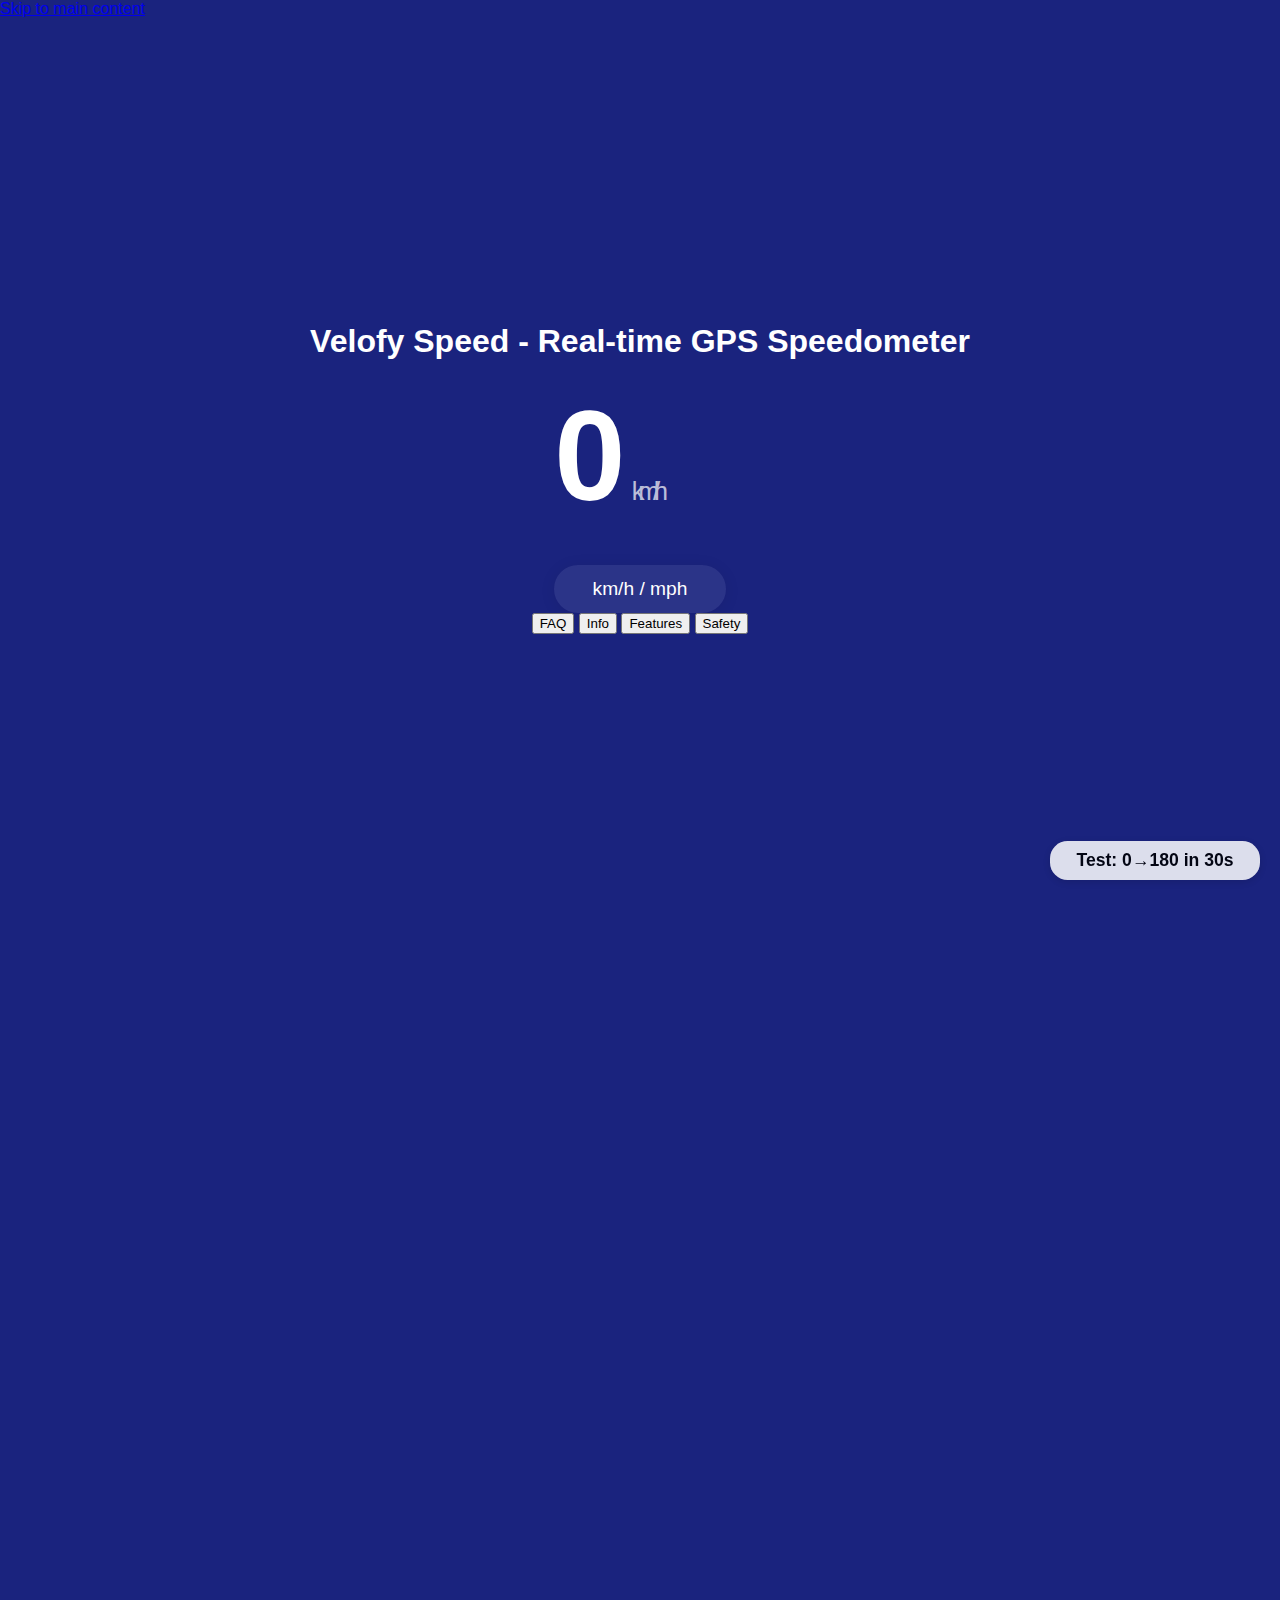
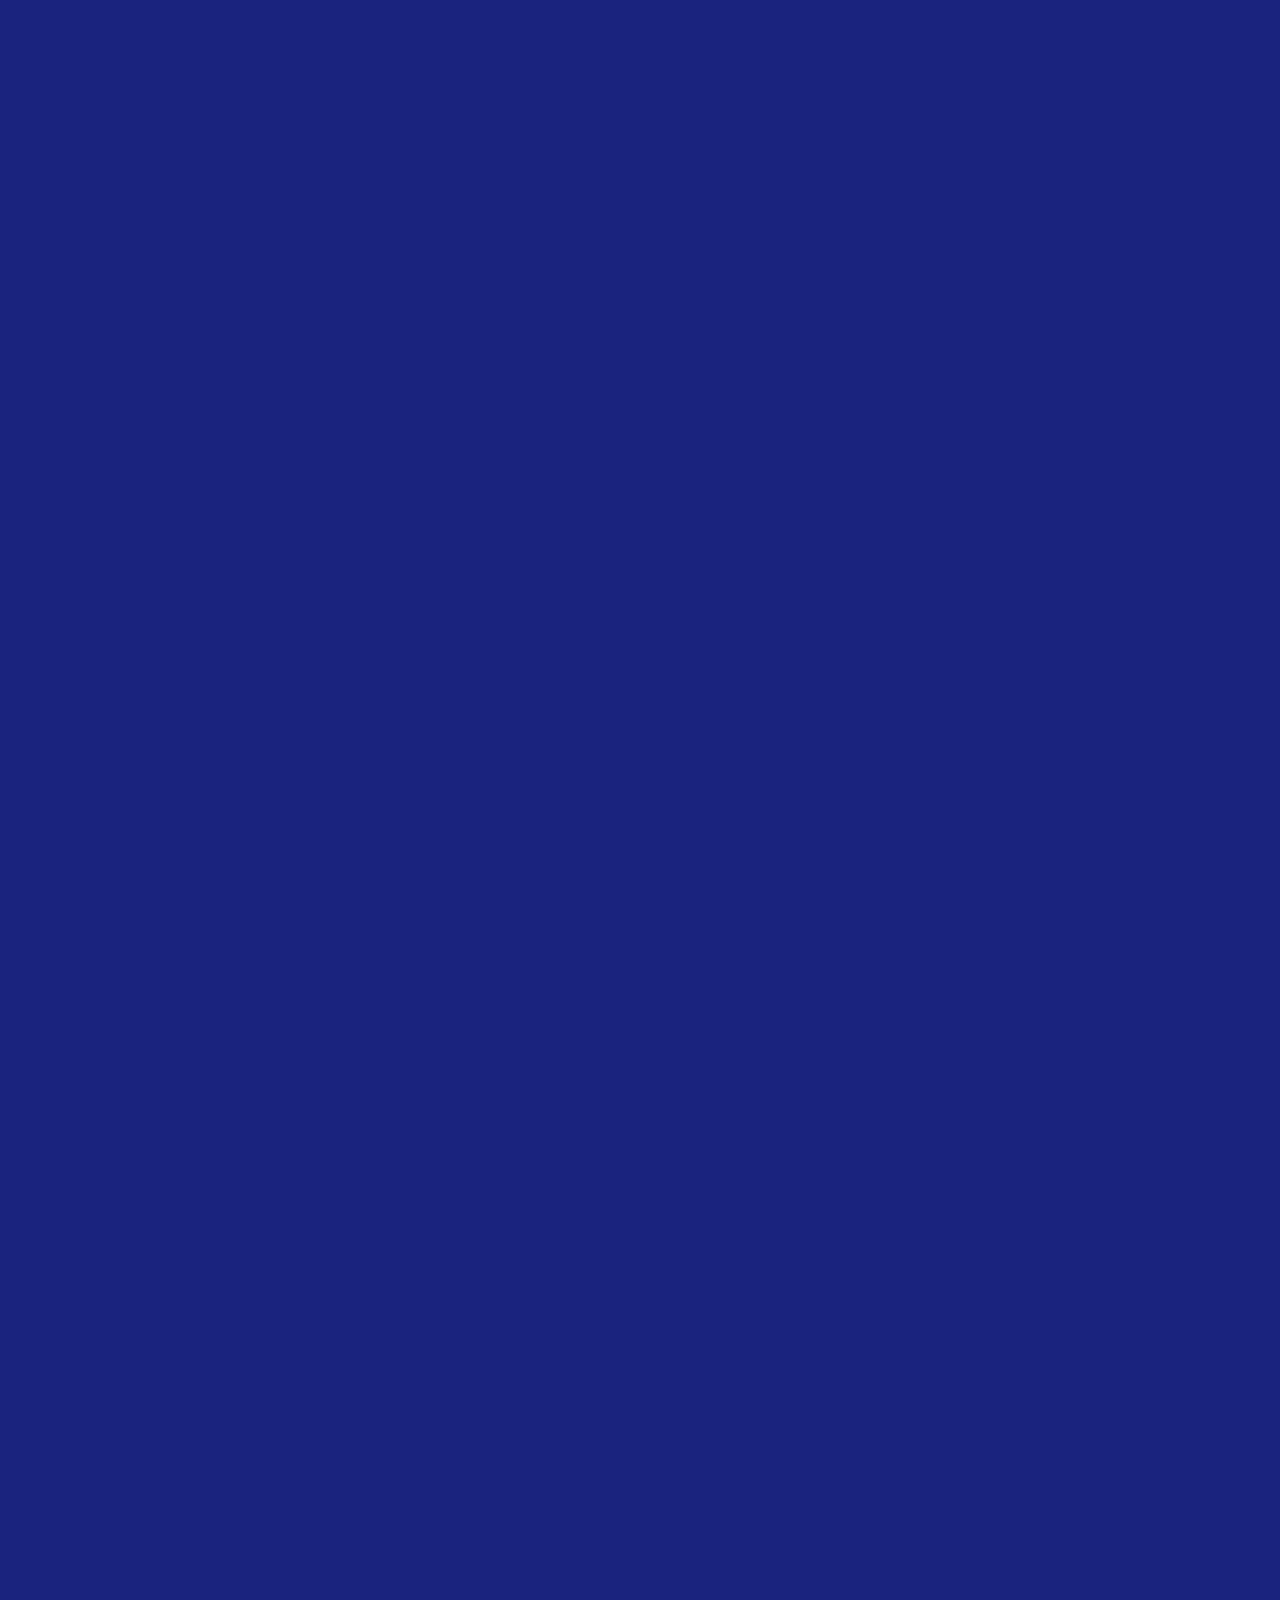
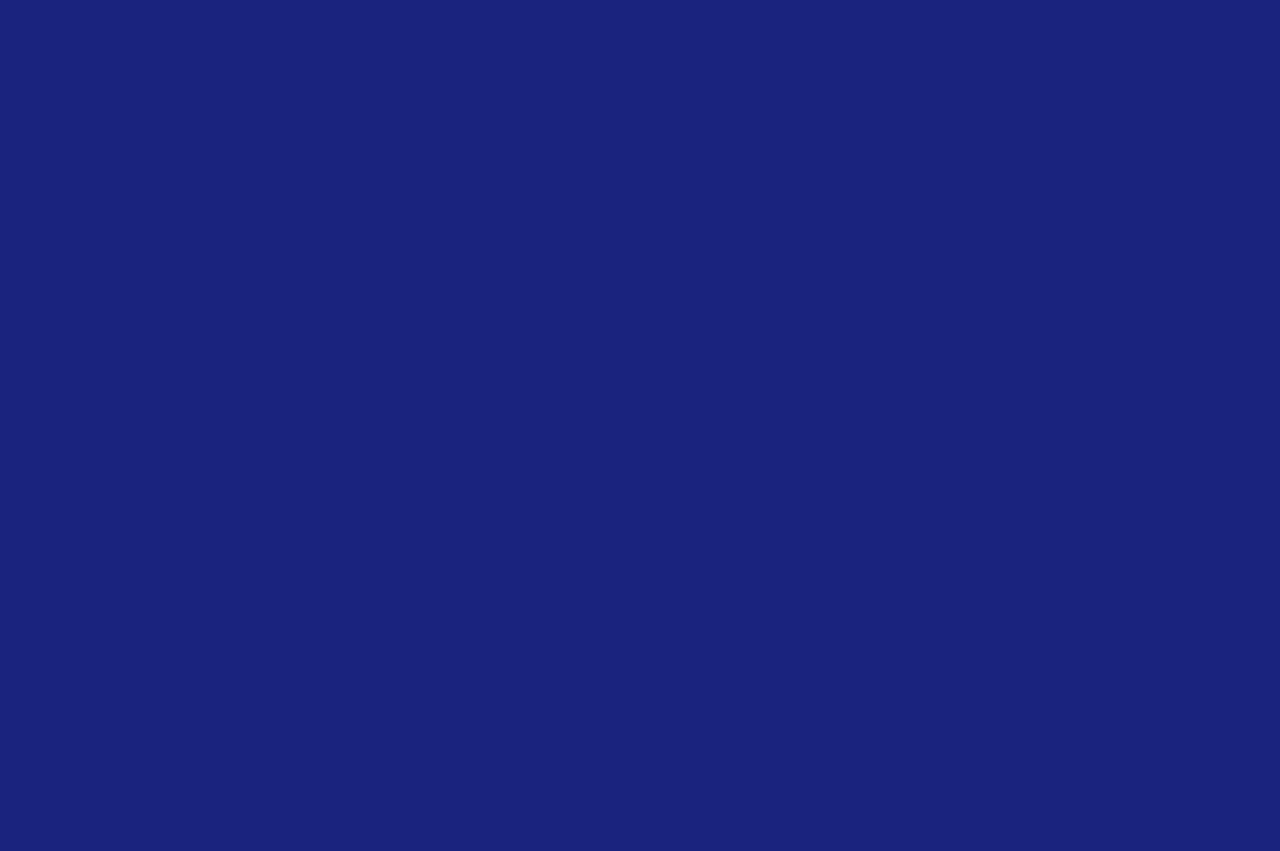
<file: index.html>
<!DOCTYPE html>
<html lang="en">
<head>
  <meta charset="UTF-8">
  <meta name="viewport" content="width=device-width, initial-scale=1.0">
  <meta name="theme-color" content="#2196f3">
  
  <!-- SEO Meta Tags -->
  <title>Velofy Speed - Real-time GPS Speedometer | Accurate Speed Tracking</title>
  <meta name="description" content="Velofy Speed is a real-time GPS speedometer that accurately tracks your speed in km/h or mph. Perfect for cycling, driving, running, and any activity requiring precise speed measurement. Free, offline-capable, and mobile-optimized.">
  <meta name="keywords" content="speedometer, GPS speed tracker, real-time speed, km/h, mph, cycling speedometer, driving speed, speed measurement, velocity tracker, Velofy, free speedometer app, offline speedometer, mobile speedometer, accurate GPS speed, digital speedometer, speed monitor">
  <meta name="author" content="Velofy Speed">
  <meta name="robots" content="index, follow">
  
  <!-- Open Graph / Facebook -->
  <meta property="og:type" content="website">
  <meta property="og:url" content="https://velofy-speed.vercel.app/">
  <meta property="og:title" content="Velofy Speed - Real-time GPS Speedometer">
  <meta property="og:description" content="Accurate real-time speed tracking with GPS. Switch between km/h and mph instantly. Perfect for all your speed measurement needs. Free and works offline!">
  <meta property="og:image" content="https://velofy-speed.vercel.app/icon-512.png">
  <meta property="og:site_name" content="Velofy Speed">
  
  <!-- Twitter -->
  <meta property="twitter:card" content="summary_large_image">
  <meta property="twitter:url" content="https://velofy-speed.vercel.app/">
  <meta property="twitter:title" content="Velofy Speed - Real-time GPS Speedometer">
  <meta property="twitter:description" content="Accurate real-time speed tracking with GPS. Switch between km/h and mph instantly. Free and works offline!">
  <meta property="twitter:image" content="https://velofy-speed.vercel.app/icon-512.png">
  
  <!-- Canonical URL -->
  <link rel="canonical" href="https://velofy-speed.vercel.app/">
  
  <!-- PWA -->
  <link rel="manifest" href="manifest.json">
  <link rel="icon" type="image/png" sizes="192x192" href="icon-192.png">
  <link rel="icon" type="image/png" sizes="512x512" href="icon-512.png">
  <link rel="apple-touch-icon" href="icon-192.png">
  
  <!-- Preconnect for performance -->
  <link rel="preconnect" href="https://fonts.googleapis.com">
  <link rel="preconnect" href="https://fonts.gstatic.com" crossorigin>
  
  <!-- Sitemap -->
  <link rel="sitemap" type="application/xml" href="/sitemap.xml">
  
  <link rel="stylesheet" href="style.css">
  
  <!-- Structured Data -->
  <script type="application/ld+json">
  {
    "@context": "https://schema.org",
    "@type": "WebApplication",
    "name": "Velofy Speed",
    "description": "Real-time GPS speedometer for accurate speed tracking in km/h or mph. Free, offline-capable, and mobile-optimized for all vehicles and activities.",
    "url": "https://velofy-speed.vercel.app/",
    "applicationCategory": "UtilityApplication",
    "operatingSystem": "Web Browser",
    "offers": {
      "@type": "Offer",
      "price": "0",
      "priceCurrency": "USD"
    },
    "author": {
      "@type": "Organization",
      "name": "Velofy"
    },
    "screenshot": "https://velofy-speed.vercel.app/icon-512.png",
    "featureList": [
      "Real-time GPS speed tracking",
      "Switch between km/h and mph",
      "Color-coded speed display",
      "Progressive Web App",
      "Works offline",
      "Mobile-friendly design",
      "High accuracy GPS measurement",
      "No registration required",
      "Privacy-focused design",
      "Works on all devices"
    ],
    "aggregateRating": {
      "@type": "AggregateRating",
      "ratingValue": "4.8",
      "ratingCount": "127",
      "bestRating": "5",
      "worstRating": "1"
    }
  }
  </script>
</head>
<body>
  <!-- Skip to main content for accessibility -->
  <a href="#main-content" class="skip-link">Skip to main content</a>
  
  <main id="main-content">
    <div id="app">
      <header class="app-header">
        <h1 class="visually-hidden">Velofy Speed - Real-time GPS Speedometer</h1>
      </header>
      
      <section class="speed-section" aria-live="polite" aria-label="Current speed display">
        <div class="speed-display">
          <span id="speed" aria-label="Current speed">0</span>
          <span id="unit" aria-label="Speed unit">km/h</span>
        </div>
        <button id="toggle-unit" aria-label="Toggle between kilometers per hour and miles per hour">km/h / mph</button>
      </section>
      
      <nav class="app-nav">
        <button id="faq-toggle" class="nav-button" aria-label="Toggle FAQ section">FAQ</button>
        <button id="info-toggle" class="nav-button" aria-label="Toggle information section">Info</button>
        <button id="features-toggle" class="nav-button" aria-label="Toggle features section">Features</button>
        <button id="safety-toggle" class="nav-button" aria-label="Toggle safety tips section">Safety</button>
      </nav>
    </div>
    
    <!-- FAQ Section -->
    <section id="faq-section" class="content-section" aria-hidden="true">
      <div class="content-container">
        <h2>Frequently Asked Questions</h2>
        <div class="faq-item">
          <h3>How accurate is the GPS speedometer?</h3>
          <p>Velofy Speed uses your device's GPS to provide highly accurate speed measurements. The accuracy depends on your GPS signal strength and typically ranges from 1-3 km/h precision under good conditions. Our advanced algorithms filter GPS noise to provide the most reliable speed readings possible.</p>
        </div>
        <div class="faq-item">
          <h3>Can I use this while driving?</h3>
          <p>Yes, Velofy Speed works great for driving, cycling, running, or any activity where you need to monitor your speed. The large, clear display makes it easy to read at a glance. However, always prioritize road safety and follow local laws regarding device usage while driving.</p>
        </div>
        <div class="faq-item">
          <h3>Does it work offline?</h3>
          <p>Yes! Once loaded, Velofy Speed works completely offline as it only uses your device's GPS for speed calculation. No internet connection required. This makes it perfect for remote areas or when you want to conserve data usage.</p>
        </div>
        <div class="faq-item">
          <h3>What do the different colors mean?</h3>
          <p>The background color changes based on your speed: Blue (0-20 km/h) for low speeds, Teal (20-60 km/h) for moderate speeds, Yellow (60-120 km/h) for high speeds, and Red (120+ km/h) for very high speeds. This provides instant visual feedback of your current speed range.</p>
        </div>
        <div class="faq-item">
          <h3>Can I switch between km/h and mph?</h3>
          <p>Absolutely! Just tap the "km/h / mph" button to instantly switch between kilometers per hour and miles per hour. Your preference is automatically saved and will be remembered for future visits.</p>
        </div>
        <div class="faq-item">
          <h3>Is this speedometer free to use?</h3>
          <p>Yes, Velofy Speed is completely free to use with no hidden costs, subscriptions, or premium features. We believe accurate speed tracking should be accessible to everyone.</p>
        </div>
        <div class="faq-item">
          <h3>Does it work on all devices?</h3>
          <p>Velofy Speed works on any device with a modern web browser and GPS capability, including smartphones, tablets, and laptops. It's optimized for mobile devices but works great on desktop computers too.</p>
        </div>
        <div class="faq-item">
          <h3>How does it compare to car speedometers?</h3>
          <p>GPS speedometers like Velofy Speed are often more accurate than traditional car speedometers, which can show speeds 5-10% higher than actual speed due to tire wear and calibration. GPS provides true ground speed measurements.</p>
        </div>
      </div>
    </section>
    
    <!-- Info Section -->
    <section id="info-section" class="content-section" aria-hidden="true">
      <div class="content-container">
        <h2>About Velofy Speed</h2>
        <p>Velofy Speed is a modern, accurate GPS speedometer designed for anyone who needs reliable speed tracking. Whether you're cycling, driving, running, or engaged in any speed-related activity, our app provides real-time, precise measurements with professional-grade accuracy.</p>
        
        <h3>Why Choose Velofy Speed?</h3>
        <p>Unlike traditional speedometers that rely on wheel rotations or mechanical measurements, Velofy Speed uses GPS satellites to calculate your true ground speed. This results in more accurate readings, especially useful for activities where traditional speedometers aren't available or accurate.</p>
        
        <h3>Key Features</h3>
        <ul>
          <li><strong>Real-time GPS tracking</strong> - Instant speed updates using your device's GPS with sub-second response times</li>
          <li><strong>Dual unit support</strong> - Switch between km/h and mph with one tap, perfect for international users</li>
          <li><strong>Color-coded display</strong> - Visual speed indicators for quick reference and safety awareness</li>
          <li><strong>Progressive Web App</strong> - Install on your device for app-like experience without app store downloads</li>
          <li><strong>Offline functionality</strong> - Works without internet connection once loaded</li>
          <li><strong>Mobile optimized</strong> - Perfect for smartphones and tablets with responsive design</li>
          <li><strong>Privacy focused</strong> - No data collection, no tracking, no registration required</li>
          <li><strong>Battery efficient</strong> - Optimized GPS usage to preserve device battery life</li>
        </ul>
        
        <h3>Perfect for</h3>
        <ul>
          <li><strong>Cyclists</strong> - Track your ride speed, monitor training pace, and analyze performance</li>
          <li><strong>Drivers</strong> - Monitor vehicle speed, especially useful for rental cars or older vehicles</li>
          <li><strong>Runners and joggers</strong> - Measure pace and speed during workouts</li>
          <li><strong>Motorcyclists and scooter riders</strong> - Backup speedometer for safety</li>
          <li><strong>Boat and marine activities</strong> - Track speed on water where GPS is most reliable</li>
          <li><strong>Professional drivers</strong> - Truck drivers, delivery services, and fleet management</li>
          <li><strong>Sports enthusiasts</strong> - Track speed in various sports and recreational activities</li>
          <li><strong>Emergency services</strong> - Reliable speed measurement for first responders</li>
        </ul>

        <h3>Technical Specifications</h3>
        <ul>
          <li><strong>Accuracy:</strong> ±1-3 km/h under optimal GPS conditions</li>
          <li><strong>Update frequency:</strong> Real-time updates every 100ms</li>
          <li><strong>GPS requirements:</strong> Minimum 4 satellite lock for accurate readings</li>
          <li><strong>Supported units:</strong> Kilometers per hour (km/h) and Miles per hour (mph)</li>
          <li><strong>Speed range:</strong> 0-999 km/h (0-620 mph) theoretical maximum</li>
          <li><strong>Browser support:</strong> Chrome, Firefox, Safari, Edge (latest versions)</li>
          <li><strong>Device compatibility:</strong> iOS, Android, Windows, macOS, Linux</li>
        </ul>
      </div>
    </section>

    <!-- Features Section -->
    <section id="features-section" class="content-section" aria-hidden="true">
      <div class="content-container">
        <h2>Advanced Features & Benefits</h2>
        
        <h3>GPS Technology Advantages</h3>
        <p>Velofy Speed leverages cutting-edge GPS technology to provide superior speed measurements compared to traditional methods:</p>
        <ul>
          <li><strong>Satellite-based accuracy</strong> - Uses multiple GPS satellites for triangulation and precise speed calculation</li>
          <li><strong>No calibration needed</strong> - Unlike mechanical speedometers, GPS doesn't require calibration or maintenance</li>
          <li><strong>True ground speed</strong> - Measures actual speed over ground, unaffected by tire pressure or wheel size</li>
          <li><strong>Weather independent</strong> - Works in all weather conditions (though GPS signal may vary)</li>
          <li><strong>Universal compatibility</strong> - Works with any vehicle or activity, from bicycles to aircraft</li>
        </ul>

        <h3>User Experience Features</h3>
        <ul>
          <li><strong>Large, readable display</strong> - Optimized for quick glances and various lighting conditions</li>
          <li><strong>Smooth animations</strong> - 60fps transitions for professional feel and reduced eye strain</li>
          <li><strong>One-handed operation</strong> - All controls accessible with thumb while holding device</li>
          <li><strong>Auto-rotation support</strong> - Works in both portrait and landscape orientations</li>
          <li><strong>Voice-over support</strong> - Compatible with screen readers for accessibility</li>
          <li><strong>Keyboard navigation</strong> - Full functionality available via keyboard shortcuts</li>
        </ul>

        <h3>Performance Optimizations</h3>
        <ul>
          <li><strong>Fast loading</strong> - Optimized code for quick startup times</li>
          <li><strong>Low memory usage</strong> - Efficient algorithms that don't consume excessive device resources</li>
          <li><strong>Smooth performance</strong> - Optimized for 60fps operation even on older devices</li>
          <li><strong>Background operation</strong> - Continues working when browser is in background</li>
          <li><strong>Cache optimization</strong> - Intelligent caching for faster subsequent loads</li>
        </ul>

        <h3>Safety & Privacy</h3>
        <ul>
          <li><strong>No data collection</strong> - Your location and speed data never leaves your device</li>
          <li><strong>No registration required</strong> - Start using immediately without creating accounts</li>
          <li><strong>HTTPS secured</strong> - All communications encrypted for security</li>
          <li><strong>Open source</strong> - Transparent code that you can review and verify</li>
          <li><strong>No ads or tracking</strong> - Clean experience without privacy concerns</li>
        </ul>
      </div>
    </section>

    <!-- Safety Section -->
    <section id="safety-section" class="content-section" aria-hidden="true">
      <div class="content-container">
        <h2>Safety Guidelines & Best Practices</h2>
        
        <h3>Safe Usage While Driving</h3>
        <ul>
          <li><strong>Mount your device securely</strong> - Use a proper phone mount to keep the device stable and visible</li>
          <li><strong>Set up before driving</strong> - Configure the app and position your device before starting your journey</li>
          <li><strong>Glance, don't stare</strong> - Use quick glances to check speed, don't focus on the screen while driving</li>
          <li><strong>Follow local laws</strong> - Some jurisdictions have restrictions on device usage while driving</li>
          <li><strong>Use voice announcements</strong> - Consider using accessibility features for audio feedback</li>
          <li><strong>Passenger assistance</strong> - Have a passenger monitor the speedometer when possible</li>
        </ul>

        <h3>GPS Accuracy Tips</h3>
        <ul>
          <li><strong>Clear sky view</strong> - GPS works best with unobstructed view of the sky</li>
          <li><strong>Allow GPS warm-up</strong> - Wait for GPS to acquire satellite lock before relying on readings</li>
          <li><strong>Avoid tunnels and buildings</strong> - GPS signal may be weak or unavailable in covered areas</li>
          <li><strong>Check signal strength</strong> - Most devices show GPS signal strength in status bar</li>
          <li><strong>Calibration period</strong> - First few readings may be less accurate as GPS stabilizes</li>
          <li><strong>Weather considerations</strong> - Heavy cloud cover may slightly affect GPS accuracy</li>
        </ul>

        <h3>Battery Conservation</h3>
        <ul>
          <li><strong>Reduce screen brightness</strong> - Lower brightness when ambient light permits</li>
          <li><strong>Close unnecessary apps</strong> - Free up system resources for better GPS performance</li>
          <li><strong>Use power saving mode</strong> - Enable device power saving when battery is low</li>
          <li><strong>Consider external power</strong> - Use car charger for longer trips</li>
          <li><strong>Monitor battery temperature</strong> - Avoid overheating in direct sunlight</li>
        </ul>

        <h3>Legal Considerations</h3>
        <ul>
          <li><strong>Speed limits</strong> - Always observe posted speed limits regardless of GPS readings</li>
          <li><strong>Device mounting laws</strong> - Check local regulations for proper device mounting</li>
          <li><strong>Hands-free operation</strong> - Ensure you can operate the device without taking hands off controls</li>
          <li><strong>Emergency situations</strong> - Know how to quickly access emergency features if needed</li>
          <li><strong>Professional use</strong> - Commercial drivers should check company policies on device usage</li>
        </ul>

        <h3>Troubleshooting Common Issues</h3>
        <ul>
          <li><strong>No GPS signal</strong> - Move to an area with better sky visibility</li>
          <li><strong>Inaccurate readings</strong> - Wait for GPS to stabilize, check for interference</li>
          <li><strong>App not loading</strong> - Check internet connection for initial load, clear browser cache</li>
          <li><strong>Slow updates</strong> - Close other apps using GPS, restart browser if needed</li>
          <li><strong>Battery drain</strong> - Reduce screen brightness, close background apps</li>
        </ul>
      </div>
    </section>
  </main>
  
  <script src="app.js"></script>
  <script>
    if ('serviceWorker' in navigator) {
      window.addEventListener('load', function() {
        navigator.serviceWorker.register('service-worker.js');
      });
    }
  </script>
</body>
</html>
</file>
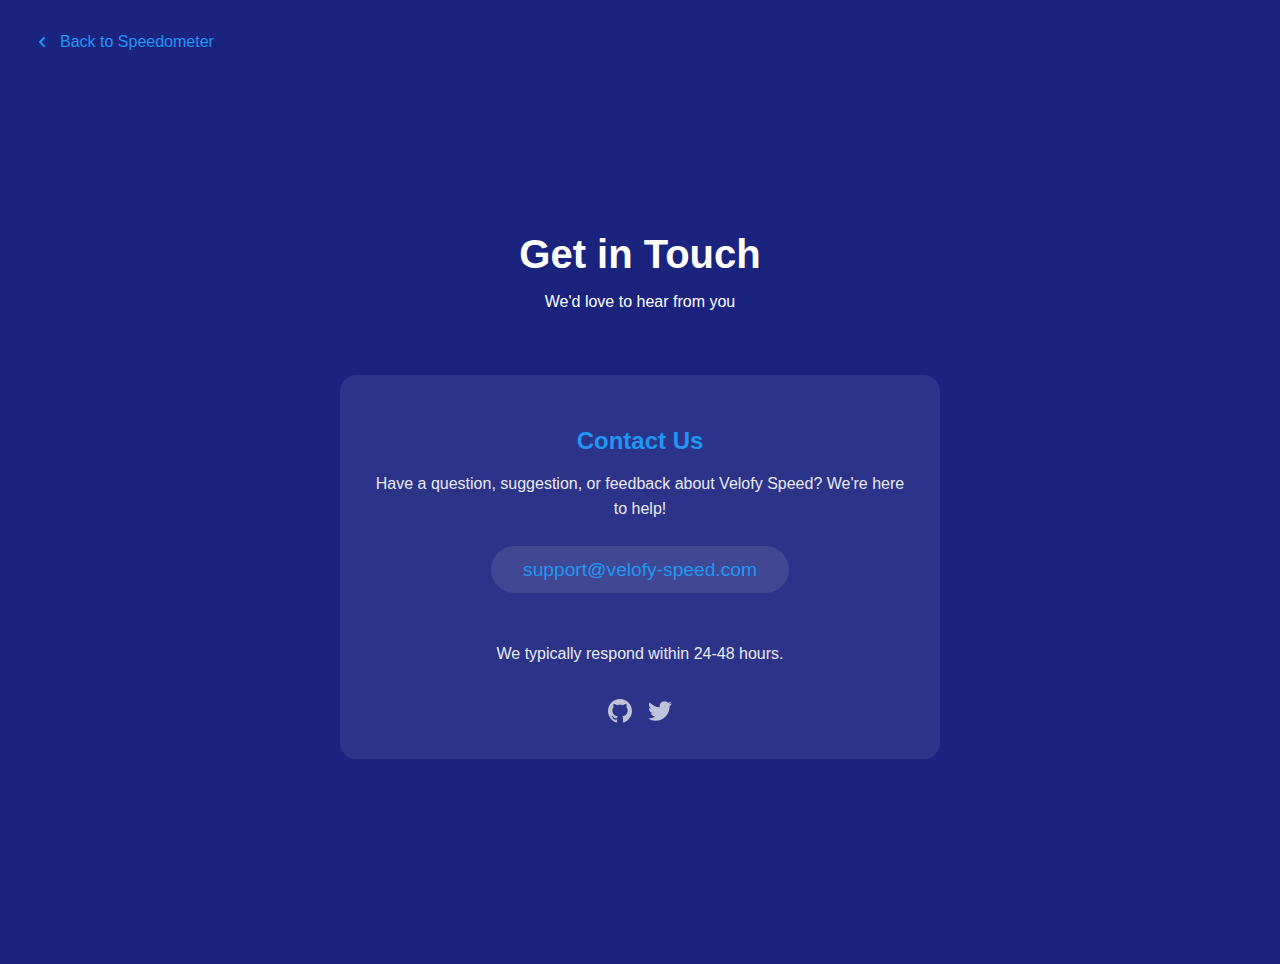
<file: contact.html>
<!DOCTYPE html>
<html lang="en">
<head>
  <meta charset="UTF-8">
  <meta name="viewport" content="width=device-width, initial-scale=1.0">
  <meta name="theme-color" content="#2196f3">
  
  <!-- SEO Meta Tags -->
  <title>Contact - Velofy Speed GPS Speedometer</title>
  <meta name="description" content="Contact Velofy Speed team for support, feedback, or questions about our GPS speedometer app.">
  <meta name="robots" content="index, follow">
  <link rel="canonical" href="https://velofy-speed.vercel.app/contact">
  
  <link rel="manifest" href="manifest.json">
  <link rel="apple-touch-icon" href="icon-192.png">
  <link rel="stylesheet" href="style.css">
  <style>
    .contact-container {
      max-width: 600px;
      margin: 0 auto;
      padding: 2rem;
      min-height: 100vh;
      display: flex;
      flex-direction: column;
      justify-content: center;
    }
    
    .contact-header {
      text-align: center;
      margin-bottom: 3rem;
    }
    
    .contact-header h1 {
      font-size: 2.5rem;
      margin-bottom: 1rem;
    }
    
    .back-link {
      display: inline-flex;
      align-items: center;
      gap: 0.5rem;
      color: var(--color-accent);
      text-decoration: none;
      margin-bottom: 2rem;
      transition: transform 0.2s;
      position: absolute;
      top: 2rem;
      left: 2rem;
    }
    
    .back-link:hover {
      transform: translateX(-5px);
    }
    
    .contact-section {
      background: rgba(255, 255, 255, 0.08);
      border-radius: 1rem;
      padding: 2rem;
      text-align: center;
    }
    
    .contact-section h2 {
      color: var(--color-accent);
      margin-bottom: 1rem;
      font-size: 1.5rem;
    }
    
    .contact-section p {
      line-height: 1.6;
      opacity: 0.9;
      margin-bottom: 1.5rem;
    }
    
    .contact-email {
      display: inline-block;
      color: var(--color-accent);
      text-decoration: none;
      font-size: 1.2rem;
      padding: 0.8rem 2rem;
      background: rgba(255, 255, 255, 0.1);
      border-radius: 2rem;
      transition: all 0.3s ease;
      margin-bottom: 1rem;
    }
    
    .contact-email:hover {
      background: var(--color-accent);
      color: white;
      transform: translateY(-2px);
    }
    
    .social-links {
      margin-top: 2rem;
      display: flex;
      justify-content: center;
      gap: 1rem;
    }
    
    .social-link {
      color: rgba(255, 255, 255, 0.7);
      transition: color 0.3s;
    }
    
    .social-link:hover {
      color: var(--color-accent);
    }
  </style>
  
  <!-- Contact Page Structured Data -->
  <script type="application/ld+json">
  {
    "@context": "https://schema.org",
    "@type": "ContactPage",
    "name": "Contact Velofy Speed",
    "description": "Contact page for Velofy Speed GPS speedometer app support and feedback",
    "url": "https://velofy-speed.vercel.app/contact",
    "mainEntity": {
      "@type": "Organization",
      "name": "Velofy Speed",
      "url": "https://velofy-speed.vercel.app/",
      "contactPoint": {
        "@type": "ContactPoint",
        "contactType": "customer support",
        "email": "support@velofy-speed.com",
        "availableLanguage": "English"
      }
    }
  }
  </script>
</head>
<body>
  <a href="/" class="back-link" aria-label="Back to speedometer">
    <svg width="20" height="20" fill="currentColor" viewBox="0 0 20 20">
      <path fill-rule="evenodd" d="M12.707 5.293a1 1 0 010 1.414L9.414 10l3.293 3.293a1 1 0 01-1.414 1.414l-4-4a1 1 0 010-1.414l4-4a1 1 0 011.414 0z" clip-rule="evenodd"/>
    </svg>
    Back to Speedometer
  </a>
  
  <div class="contact-container">
    <header class="contact-header">
      <h1>Get in Touch</h1>
      <p>We'd love to hear from you</p>
    </header>
    
    <main>
      <div class="contact-section">
        <h2>Contact Us</h2>
        <p>Have a question, suggestion, or feedback about Velofy Speed? We're here to help!</p>
        
        <a href="mailto:support@velofy-speed.com" class="contact-email" aria-label="Send email to support">
          support@velofy-speed.com
        </a>
        
        <p style="margin-top: 2rem;">We typically respond within 24-48 hours.</p>
        
        <div class="social-links">
          <a href="https://github.com/velofy-speed" class="social-link" aria-label="GitHub">
            <svg width="24" height="24" fill="currentColor" viewBox="0 0 24 24">
              <path d="M12 0c-6.626 0-12 5.373-12 12 0 5.302 3.438 9.8 8.207 11.387.599.111.793-.261.793-.577v-2.234c-3.338.726-4.033-1.416-4.033-1.416-.546-1.387-1.333-1.756-1.333-1.756-1.089-.745.083-.729.083-.729 1.205.084 1.839 1.237 1.839 1.237 1.07 1.834 2.807 1.304 3.492.997.107-.775.418-1.305.762-1.604-2.665-.305-5.467-1.334-5.467-5.931 0-1.311.469-2.381 1.236-3.221-.124-.303-.535-1.524.117-3.176 0 0 1.008-.322 3.301 1.23.957-.266 1.983-.399 3.003-.404 1.02.005 2.047.138 3.006.404 2.291-1.552 3.297-1.23 3.297-1.23.653 1.653.242 2.874.118 3.176.77.84 1.235 1.911 1.235 3.221 0 4.609-2.807 5.624-5.479 5.921.43.372.823 1.102.823 2.222v3.293c0 .319.192.694.801.576 4.765-1.589 8.199-6.086 8.199-11.386 0-6.627-5.373-12-12-12z"/>
            </svg>
          </a>
          <a href="https://twitter.com/velofyspeed" class="social-link" aria-label="Twitter">
            <svg width="24" height="24" fill="currentColor" viewBox="0 0 24 24">
              <path d="M23.953 4.57a10 10 0 01-2.825.775 4.958 4.958 0 002.163-2.723c-.951.555-2.005.959-3.127 1.184a4.92 4.92 0 00-8.384 4.482C7.69 8.095 4.067 6.13 1.64 3.162a4.822 4.822 0 00-.666 2.475c0 1.71.87 3.213 2.188 4.096a4.904 4.904 0 01-2.228-.616v.06a4.923 4.923 0 003.946 4.827 4.996 4.996 0 01-2.212.085 4.936 4.936 0 004.604 3.417 9.867 9.867 0 01-6.102 2.105c-.39 0-.779-.023-1.17-.067a13.995 13.995 0 007.557 2.209c9.053 0 13.998-7.496 13.998-13.985 0-.21 0-.42-.015-.63A9.935 9.935 0 0024 4.59z"/>
            </svg>
          </a>
        </div>
      </div>
    </main>
  </div>
</body>
</html>
</file>
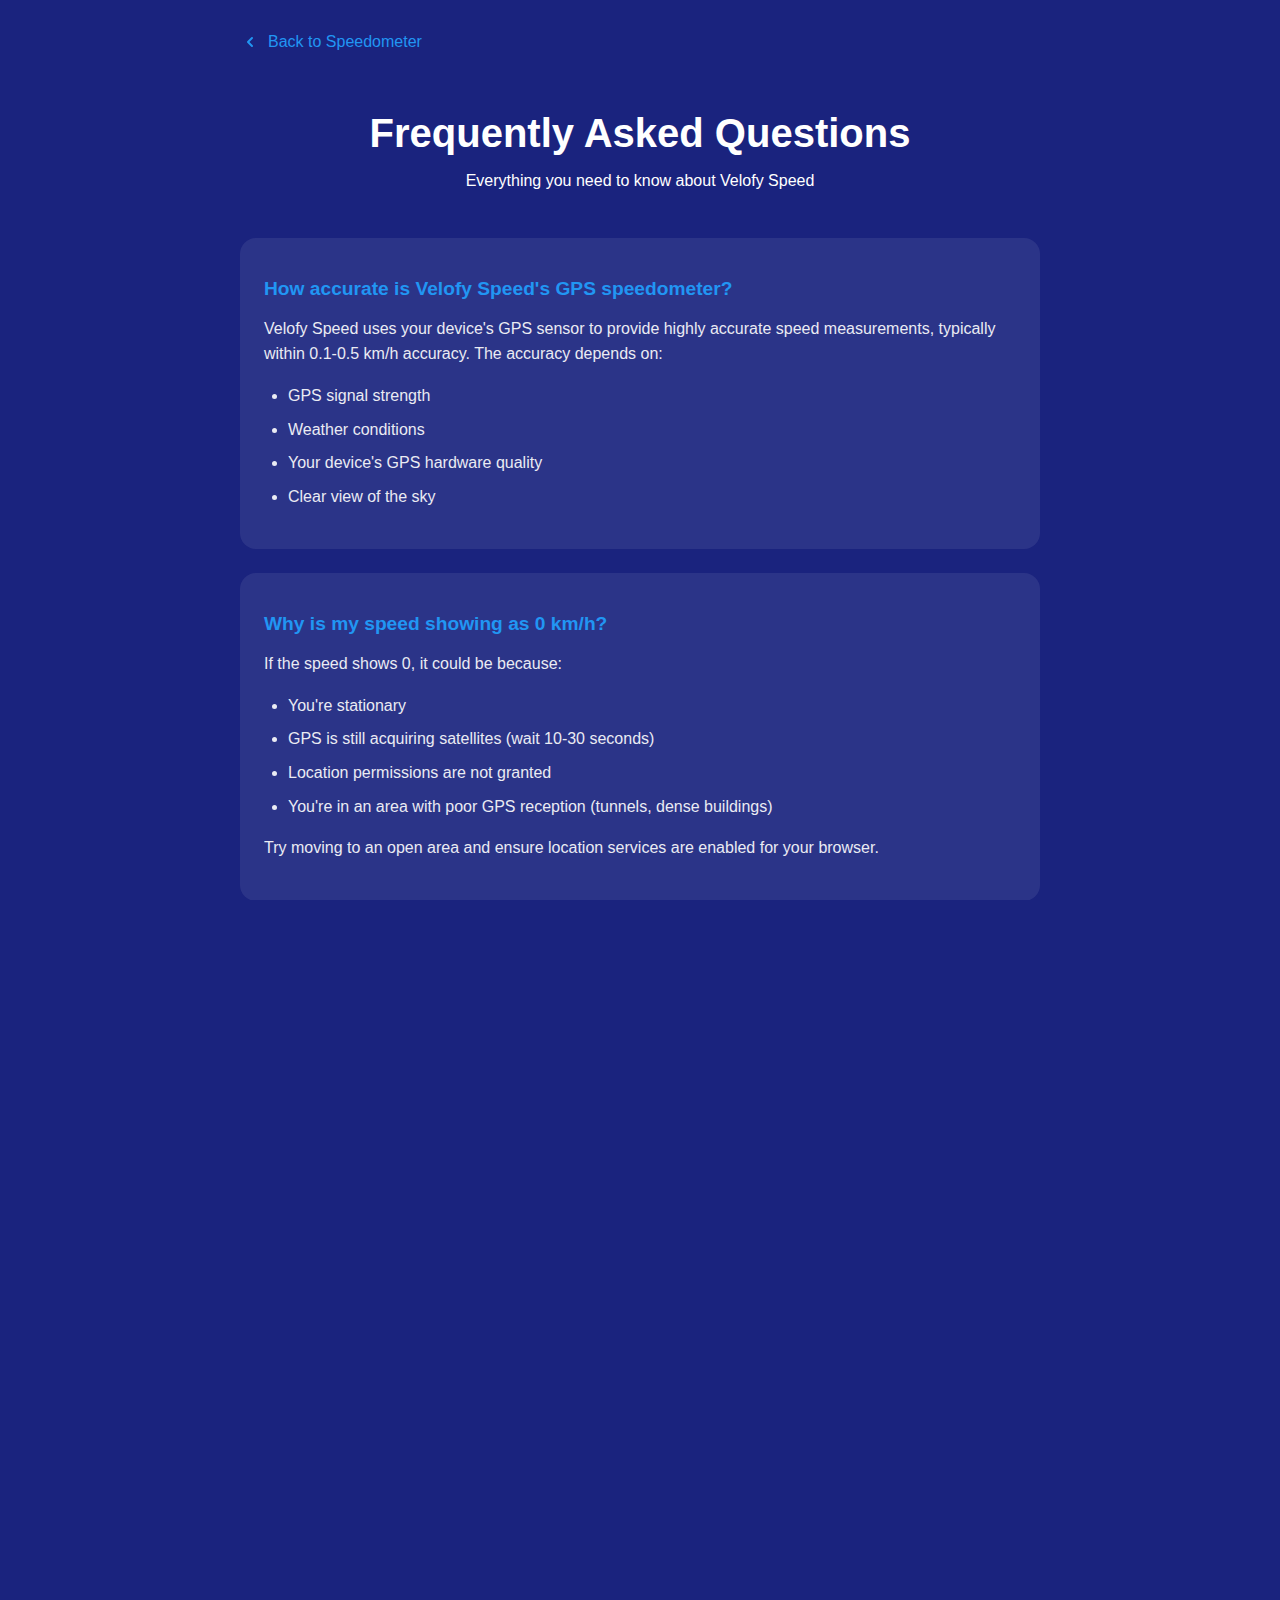
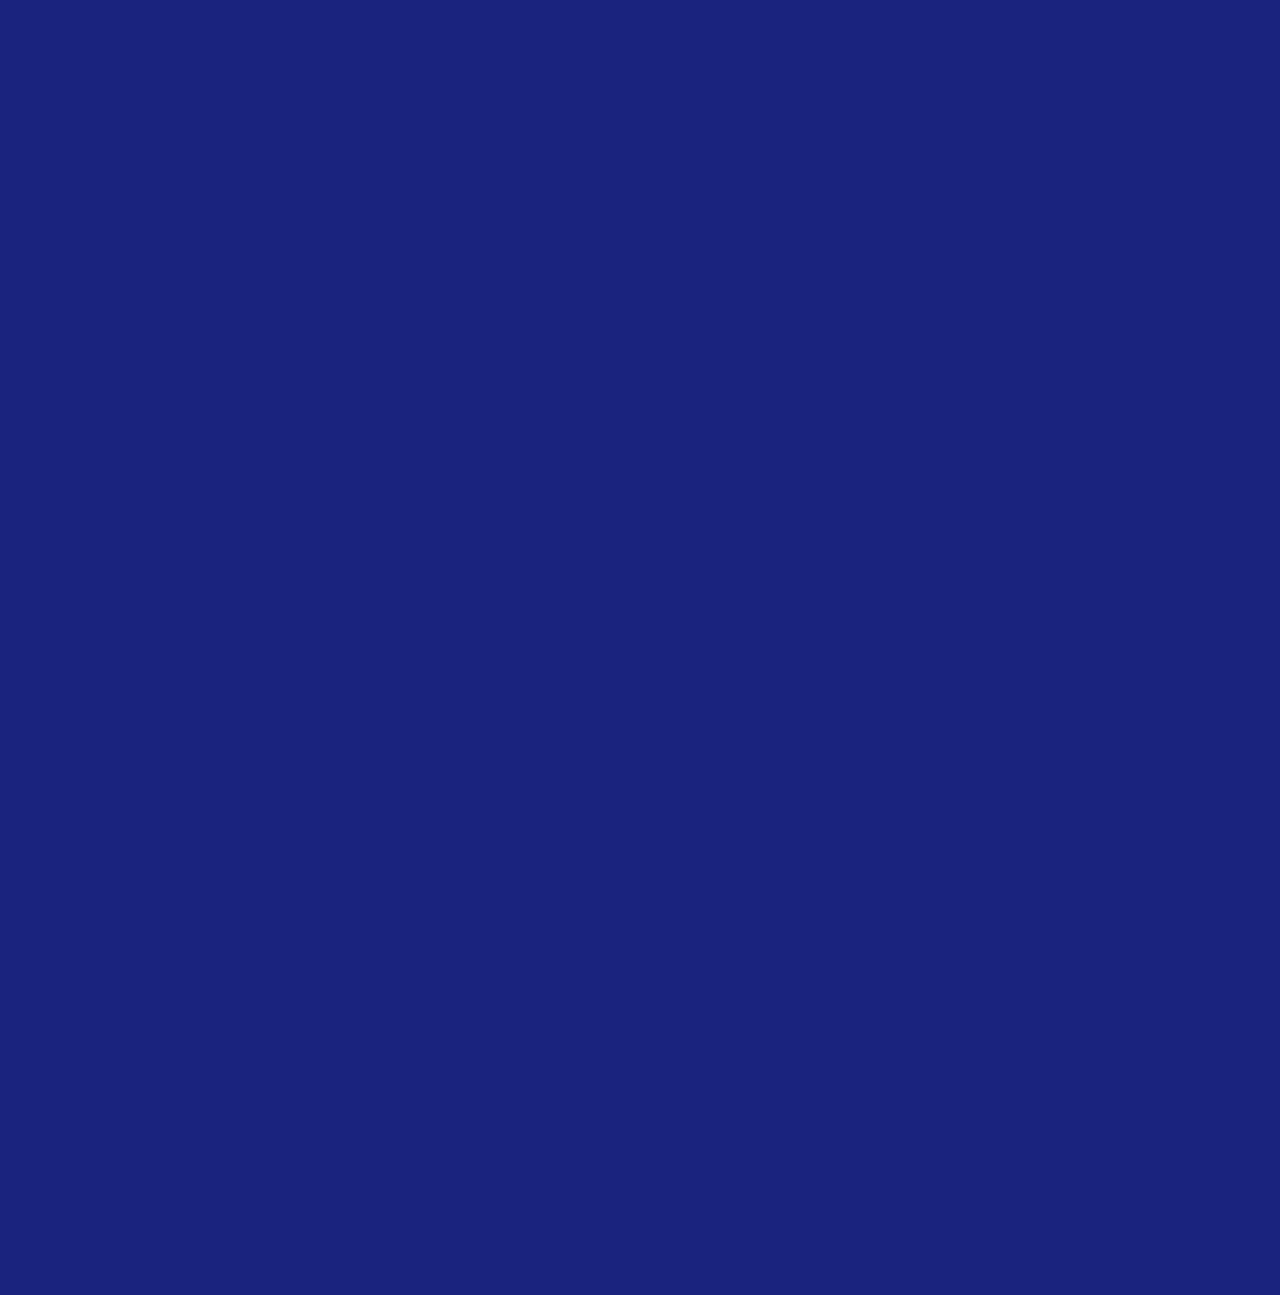
<file: faq.html>
<!DOCTYPE html>
<html lang="en">
<head>
  <meta charset="UTF-8">
  <meta name="viewport" content="width=device-width, initial-scale=1.0">
  <meta name="theme-color" content="#2196f3">
  
  <!-- SEO Meta Tags -->
  <title>FAQ - Velofy Speed GPS Speedometer | Common Questions Answered</title>
  <meta name="description" content="Find answers to frequently asked questions about Velofy Speed GPS speedometer app. Learn how to use the app, troubleshoot issues, and understand GPS speed tracking.">
  <meta name="keywords" content="velofy speed faq, speedometer help, GPS speed tracker questions, speed measurement guide">
  <meta name="robots" content="index, follow">
  <link rel="canonical" href="https://velofy-speed.vercel.app/faq">
  
  <!-- Open Graph -->
  <meta property="og:type" content="website">
  <meta property="og:url" content="https://velofy-speed.vercel.app/faq">
  <meta property="og:title" content="FAQ - Velofy Speed GPS Speedometer">
  <meta property="og:description" content="Get answers to common questions about using Velofy Speed GPS speedometer app.">
  <meta property="og:image" content="https://velofy-speed.vercel.app/icon-512.png">
  
  <link rel="manifest" href="manifest.json">
  <link rel="apple-touch-icon" href="icon-192.png">
  <link rel="stylesheet" href="style.css">
  <style>
    .faq-container {
      max-width: 800px;
      margin: 0 auto;
      padding: 2rem;
      min-height: 100vh;
      overflow-y: auto;
    }
    
    .faq-header {
      text-align: center;
      margin-bottom: 3rem;
    }
    
    .faq-header h1 {
      font-size: 2.5rem;
      margin-bottom: 1rem;
    }
    
    .back-link {
      display: inline-flex;
      align-items: center;
      gap: 0.5rem;
      color: var(--color-accent);
      text-decoration: none;
      margin-bottom: 2rem;
      transition: transform 0.2s;
    }
    
    .back-link:hover {
      transform: translateX(-5px);
    }
    
    .faq-item {
      background: rgba(255, 255, 255, 0.08);
      border-radius: 1rem;
      padding: 1.5rem;
      margin-bottom: 1.5rem;
    }
    
    .faq-question {
      font-size: 1.2rem;
      font-weight: 600;
      margin-bottom: 0.5rem;
      color: var(--color-accent);
    }
    
    .faq-answer {
      line-height: 1.6;
      opacity: 0.9;
    }
    
    .faq-answer ul {
      margin-top: 0.5rem;
      padding-left: 1.5rem;
    }
    
    .faq-answer li {
      margin-bottom: 0.5rem;
    }
  </style>
  
  <!-- FAQ Structured Data -->
  <script type="application/ld+json">
  {
    "@context": "https://schema.org",
    "@type": "FAQPage",
    "mainEntity": [
      {
        "@type": "Question",
        "name": "How accurate is Velofy Speed's GPS speedometer?",
        "acceptedAnswer": {
          "@type": "Answer",
          "text": "Velofy Speed uses your device's GPS sensor to provide highly accurate speed measurements, typically within 0.1-0.5 km/h accuracy. The accuracy depends on GPS signal strength, weather conditions, and your device's GPS hardware quality."
        }
      },
      {
        "@type": "Question",
        "name": "Why is my speed showing as 0 km/h?",
        "acceptedAnswer": {
          "@type": "Answer",
          "text": "If the speed shows 0, it could be because: 1) You're stationary, 2) GPS is still acquiring satellites (wait 10-30 seconds), 3) Location permissions are not granted, or 4) You're in an area with poor GPS reception (tunnels, dense buildings)."
        }
      },
      {
        "@type": "Question",
        "name": "Does Velofy Speed work offline?",
        "acceptedAnswer": {
          "@type": "Answer",
          "text": "Yes! Velofy Speed works completely offline once installed. GPS doesn't require internet connection. The app is a Progressive Web App (PWA) that can be installed on your device for offline use."
        }
      },
      {
        "@type": "Question",
        "name": "How do I switch between km/h and mph?",
        "acceptedAnswer": {
          "@type": "Answer",
          "text": "Simply tap the 'km/h / mph' button below the speed display to toggle between kilometers per hour and miles per hour. Your preference is saved automatically."
        }
      },
      {
        "@type": "Question",
        "name": "Does Velofy Speed drain my battery?",
        "acceptedAnswer": {
          "@type": "Answer",
          "text": "Velofy Speed is optimized for battery efficiency. It uses GPS only when the app is active and visible. For best battery life, close the app when not in use."
        }
      },
      {
        "@type": "Question",
        "name": "Can I use Velofy Speed while driving?",
        "acceptedAnswer": {
          "@type": "Answer",
          "text": "Yes, but please prioritize safety. Mount your device securely and avoid interacting with the app while driving. The large display is designed to be glanceable without distraction."
        }
      },
      {
        "@type": "Question",
        "name": "Why do the colors change while I'm moving?",
        "acceptedAnswer": {
          "@type": "Answer",
          "text": "The dynamic color theme changes based on your speed: Blue (0-20 km/h) for slow speeds, Teal (20-60 km/h) for moderate speeds, Yellow (60-120 km/h) for fast speeds, and Red (120+ km/h) for very high speeds."
        }
      },
      {
        "@type": "Question",
        "name": "Is my location data stored or shared?",
        "acceptedAnswer": {
          "@type": "Answer",
          "text": "No. Velofy Speed respects your privacy completely. All GPS processing happens locally on your device. We don't collect, store, or transmit any location data or personal information."
        }
      }
    ]
  }
  </script>
</head>
<body>
  <div class="faq-container">
    <a href="/" class="back-link" aria-label="Back to speedometer">
      <svg width="20" height="20" fill="currentColor" viewBox="0 0 20 20">
        <path fill-rule="evenodd" d="M12.707 5.293a1 1 0 010 1.414L9.414 10l3.293 3.293a1 1 0 01-1.414 1.414l-4-4a1 1 0 010-1.414l4-4a1 1 0 011.414 0z" clip-rule="evenodd"/>
      </svg>
      Back to Speedometer
    </a>
    
    <header class="faq-header">
      <h1>Frequently Asked Questions</h1>
      <p>Everything you need to know about Velofy Speed</p>
    </header>
    
    <main>
      <div class="faq-item">
        <h2 class="faq-question">How accurate is Velofy Speed's GPS speedometer?</h2>
        <div class="faq-answer">
          <p>Velofy Speed uses your device's GPS sensor to provide highly accurate speed measurements, typically within 0.1-0.5 km/h accuracy. The accuracy depends on:</p>
          <ul>
            <li>GPS signal strength</li>
            <li>Weather conditions</li>
            <li>Your device's GPS hardware quality</li>
            <li>Clear view of the sky</li>
          </ul>
        </div>
      </div>
      
      <div class="faq-item">
        <h2 class="faq-question">Why is my speed showing as 0 km/h?</h2>
        <div class="faq-answer">
          <p>If the speed shows 0, it could be because:</p>
          <ul>
            <li>You're stationary</li>
            <li>GPS is still acquiring satellites (wait 10-30 seconds)</li>
            <li>Location permissions are not granted</li>
            <li>You're in an area with poor GPS reception (tunnels, dense buildings)</li>
          </ul>
          <p>Try moving to an open area and ensure location services are enabled for your browser.</p>
        </div>
      </div>
      
      <div class="faq-item">
        <h2 class="faq-question">Does Velofy Speed work offline?</h2>
        <div class="faq-answer">
          <p>Yes! Velofy Speed works completely offline once installed. GPS doesn't require internet connection. The app is a Progressive Web App (PWA) that can be installed on your device for offline use.</p>
        </div>
      </div>
      
      <div class="faq-item">
        <h2 class="faq-question">How do I switch between km/h and mph?</h2>
        <div class="faq-answer">
          <p>Simply tap the "km/h / mph" button below the speed display to toggle between kilometers per hour and miles per hour. Your preference is saved automatically and will be remembered next time you use the app.</p>
        </div>
      </div>
      
      <div class="faq-item">
        <h2 class="faq-question">Does Velofy Speed drain my battery?</h2>
        <div class="faq-answer">
          <p>Velofy Speed is optimized for battery efficiency. It uses GPS only when the app is active and visible. For best battery life, close the app when not in use. The app automatically stops GPS tracking when you switch to another app or lock your screen.</p>
        </div>
      </div>
      
      <div class="faq-item">
        <h2 class="faq-question">Can I use Velofy Speed while driving?</h2>
        <div class="faq-answer">
          <p>Yes, but please prioritize safety. Mount your device securely and avoid interacting with the app while driving. The large, clear display is designed to be glanceable without distraction. Always follow local laws regarding device use while driving.</p>
        </div>
      </div>
      
      <div class="faq-item">
        <h2 class="faq-question">Why do the colors change while I'm moving?</h2>
        <div class="faq-answer">
          <p>The dynamic color theme changes based on your speed to provide visual feedback:</p>
          <ul>
            <li><strong>Blue</strong> (0-20 km/h): Walking or slow movement</li>
            <li><strong>Teal</strong> (20-60 km/h): Cycling or city driving</li>
            <li><strong>Yellow</strong> (60-120 km/h): Highway driving</li>
            <li><strong>Red</strong> (120+ km/h): Very high speeds</li>
          </ul>
        </div>
      </div>
      
      <div class="faq-item">
        <h2 class="faq-question">Is my location data stored or shared?</h2>
        <div class="faq-answer">
          <p>No. Velofy Speed respects your privacy completely. All GPS processing happens locally on your device. We don't collect, store, or transmit any location data or personal information. The app doesn't even require an internet connection to function.</p>
        </div>
      </div>
      
      <div class="faq-item">
        <h2 class="faq-question">How do I install Velofy Speed on my device?</h2>
        <div class="faq-answer">
          <p>Velofy Speed is a Progressive Web App (PWA). To install:</p>
          <ul>
            <li><strong>Chrome/Edge:</strong> Look for the install icon in the address bar or menu</li>
            <li><strong>Safari (iOS):</strong> Tap Share → Add to Home Screen</li>
            <li><strong>Firefox:</strong> Look for the house+ icon in the address bar</li>
          </ul>
        </div>
      </div>
      
      <div class="faq-item">
        <h2 class="faq-question">What devices are supported?</h2>
        <div class="faq-answer">
          <p>Velofy Speed works on any device with a modern web browser and GPS capability, including:</p>
          <ul>
            <li>iPhones and iPads (iOS 11+)</li>
            <li>Android phones and tablets (Android 5+)</li>
            <li>Windows laptops with GPS</li>
            <li>Any device with Chrome, Safari, Firefox, or Edge browser</li>
          </ul>
        </div>
      </div>
    </main>
  </div>
</body>
</html>
</file>
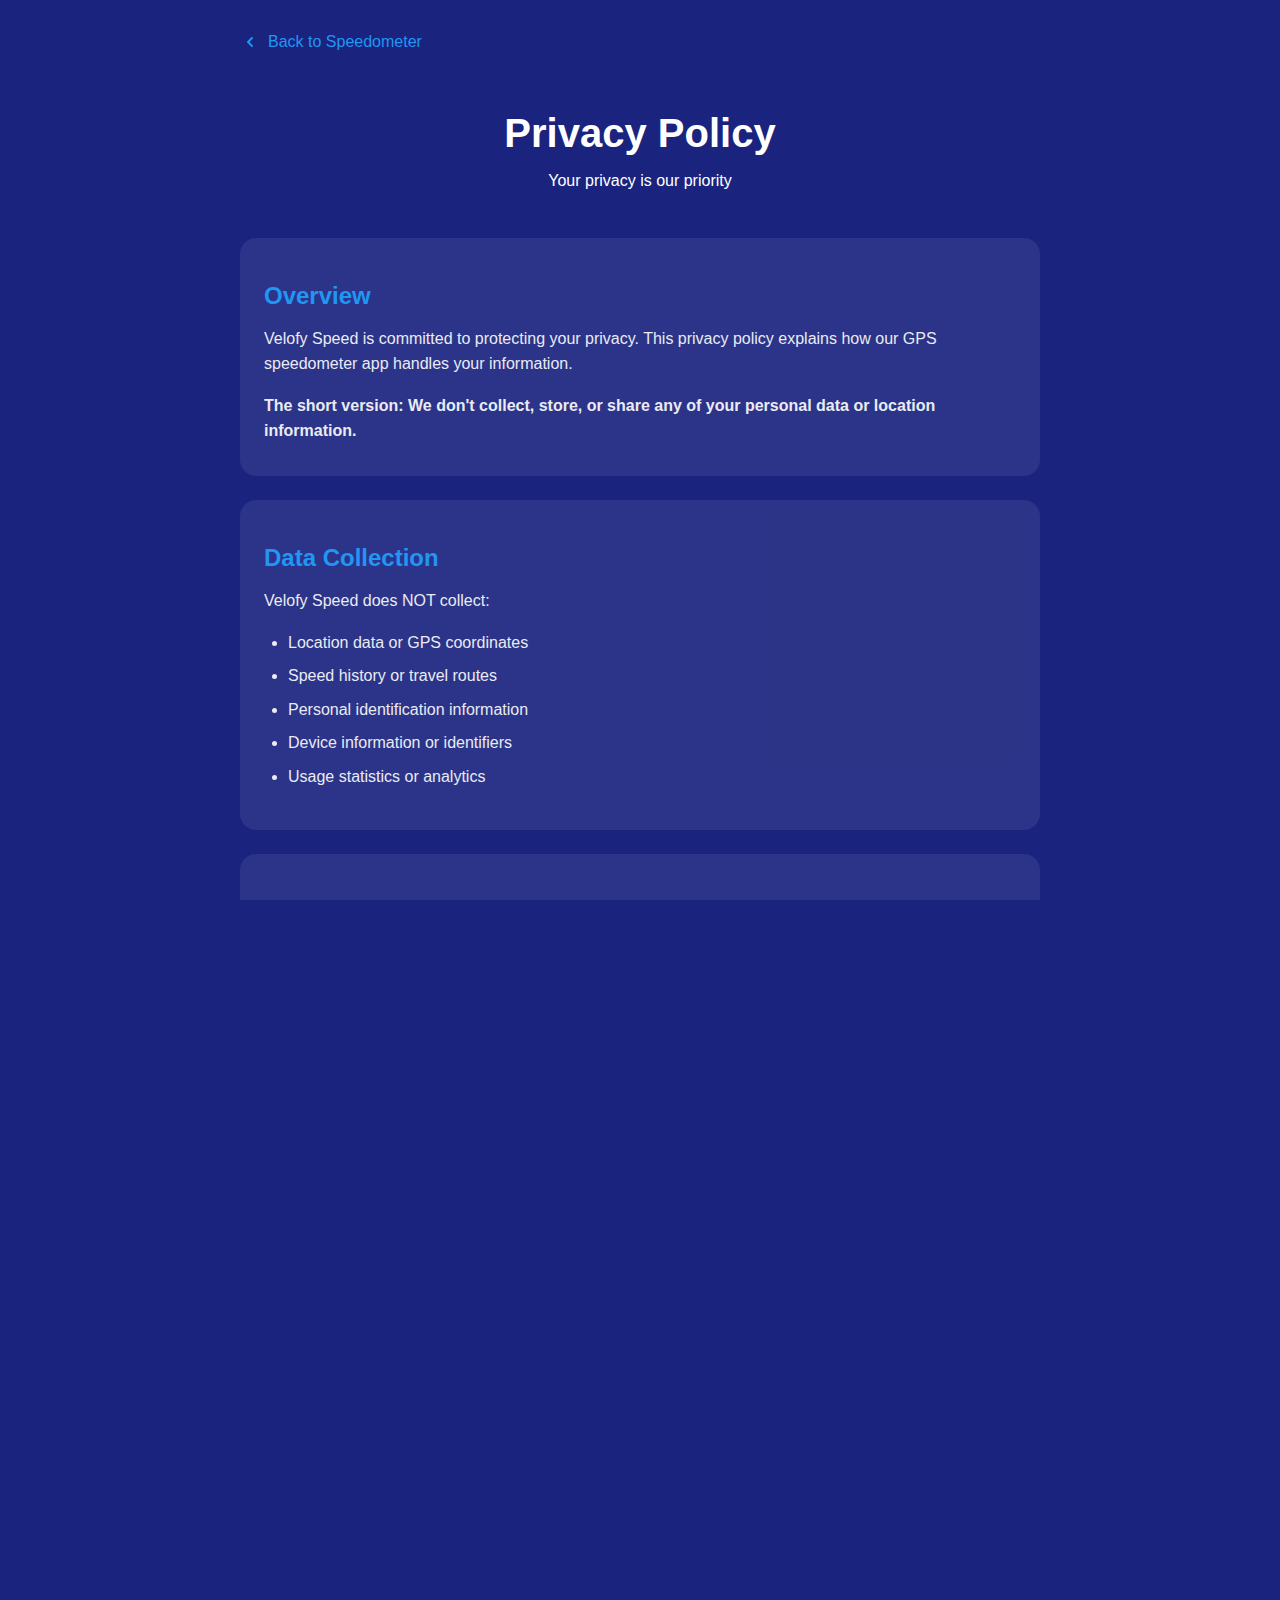
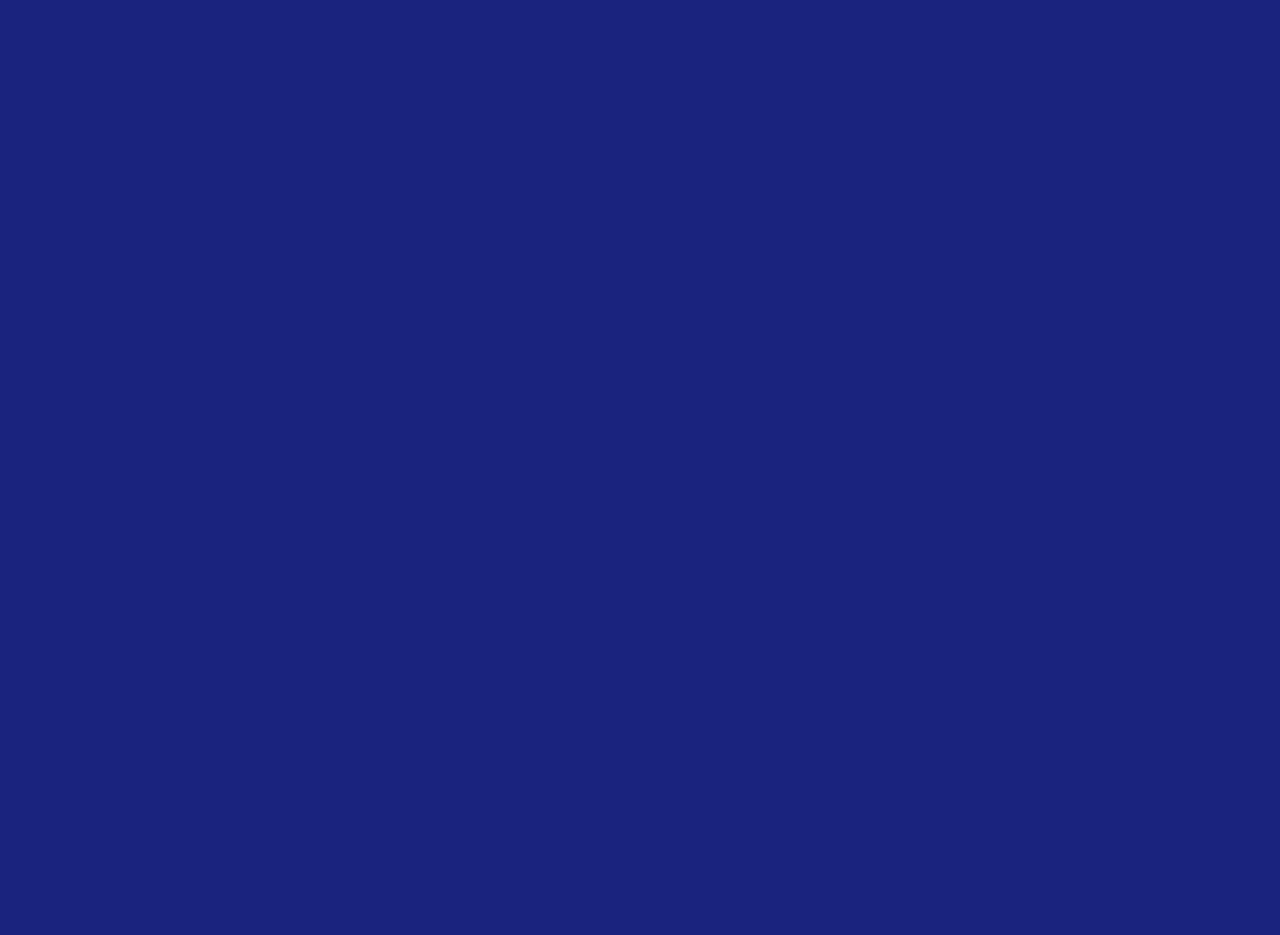
<file: privacy.html>
<!DOCTYPE html>
<html lang="en">
<head>
  <meta charset="UTF-8">
  <meta name="viewport" content="width=device-width, initial-scale=1.0">
  <meta name="theme-color" content="#2196f3">
  
  <!-- SEO Meta Tags -->
  <title>Privacy Policy - Velofy Speed GPS Speedometer</title>
  <meta name="description" content="Privacy policy for Velofy Speed GPS speedometer app. Learn how we protect your privacy and handle your data.">
  <meta name="robots" content="index, follow">
  <link rel="canonical" href="https://velofy-speed.vercel.app/privacy">
  
  <link rel="manifest" href="manifest.json">
  <link rel="apple-touch-icon" href="icon-192.png">
  <link rel="stylesheet" href="style.css">
  <style>
    .privacy-container {
      max-width: 800px;
      margin: 0 auto;
      padding: 2rem;
      min-height: 100vh;
      overflow-y: auto;
    }
    
    .privacy-header {
      text-align: center;
      margin-bottom: 3rem;
    }
    
    .privacy-header h1 {
      font-size: 2.5rem;
      margin-bottom: 1rem;
    }
    
    .back-link {
      display: inline-flex;
      align-items: center;
      gap: 0.5rem;
      color: var(--color-accent);
      text-decoration: none;
      margin-bottom: 2rem;
      transition: transform 0.2s;
    }
    
    .back-link:hover {
      transform: translateX(-5px);
    }
    
    .privacy-section {
      background: rgba(255, 255, 255, 0.08);
      border-radius: 1rem;
      padding: 1.5rem;
      margin-bottom: 1.5rem;
    }
    
    .privacy-section h2 {
      color: var(--color-accent);
      margin-bottom: 1rem;
    }
    
    .privacy-section p, .privacy-section li {
      line-height: 1.6;
      opacity: 0.9;
      margin-bottom: 0.5rem;
    }
    
    .privacy-section ul {
      padding-left: 1.5rem;
    }
    
    .last-updated {
      text-align: center;
      opacity: 0.7;
      margin-top: 2rem;
    }
  </style>
</head>
<body>
  <div class="privacy-container">
    <a href="/" class="back-link" aria-label="Back to speedometer">
      <svg width="20" height="20" fill="currentColor" viewBox="0 0 20 20">
        <path fill-rule="evenodd" d="M12.707 5.293a1 1 0 010 1.414L9.414 10l3.293 3.293a1 1 0 01-1.414 1.414l-4-4a1 1 0 010-1.414l4-4a1 1 0 011.414 0z" clip-rule="evenodd"/>
      </svg>
      Back to Speedometer
    </a>
    
    <header class="privacy-header">
      <h1>Privacy Policy</h1>
      <p>Your privacy is our priority</p>
    </header>
    
    <main>
      <div class="privacy-section">
        <h2>Overview</h2>
        <p>Velofy Speed is committed to protecting your privacy. This privacy policy explains how our GPS speedometer app handles your information.</p>
        <p><strong>The short version: We don't collect, store, or share any of your personal data or location information.</strong></p>
      </div>
      
      <div class="privacy-section">
        <h2>Data Collection</h2>
        <p>Velofy Speed does NOT collect:</p>
        <ul>
          <li>Location data or GPS coordinates</li>
          <li>Speed history or travel routes</li>
          <li>Personal identification information</li>
          <li>Device information or identifiers</li>
          <li>Usage statistics or analytics</li>
        </ul>
      </div>
      
      <div class="privacy-section">
        <h2>How the App Works</h2>
        <p>Velofy Speed operates entirely on your device:</p>
        <ul>
          <li>GPS data is processed locally in your browser</li>
          <li>No data is transmitted to any servers</li>
          <li>No internet connection is required for core functionality</li>
          <li>Your speed preference (km/h or mph) is stored locally in your browser</li>
        </ul>
      </div>
      
      <div class="privacy-section">
        <h2>Location Permissions</h2>
        <p>When you use Velofy Speed, your browser will ask for location permission. This permission is used solely to:</p>
        <ul>
          <li>Access GPS data to calculate your current speed</li>
          <li>Display your speed in real-time</li>
        </ul>
        <p>You can revoke this permission at any time through your browser settings.</p>
      </div>
      
      <div class="privacy-section">
        <h2>Third-Party Services</h2>
        <p>Velofy Speed does not use any third-party services, analytics tools, or advertising networks. The app is completely self-contained.</p>
      </div>
      
      <div class="privacy-section">
        <h2>Data Security</h2>
        <p>Since we don't collect any data, there's no data to secure on our end. All processing happens locally on your device, ensuring maximum privacy and security.</p>
      </div>
      
      <div class="privacy-section">
        <h2>Children's Privacy</h2>
        <p>Velofy Speed is suitable for users of all ages. Since we don't collect any personal information, there are no special provisions needed for children's privacy.</p>
      </div>
      
      <div class="privacy-section">
        <h2>Changes to This Policy</h2>
        <p>If we make changes to this privacy policy, we will update the "Last Updated" date below. Since we don't collect user data, we cannot notify you directly of changes.</p>
      </div>
      
      <div class="privacy-section">
        <h2>Contact Us</h2>
        <p>If you have any questions about this privacy policy or how Velofy Speed works, please visit our <a href="/contact" style="color: var(--color-accent);">contact page</a>.</p>
      </div>
    </main>
    
    <p class="last-updated">Last Updated: January 20, 2024</p>
  </div>
</body>
</html>
</file>
<file: style.css>
:root {
  --color-bg: #1a237e;
  --color-fg: #fff;
  --color-accent: #2196f3;
}

html, body {
  height: 100%;
  margin: 0;
  padding: 0;
  width: 100vw;
  height: 100vh;
  background: var(--color-bg);
  color: var(--color-fg);
  font-family: 'Inter', Arial, sans-serif;
  transition: background 0.6s cubic-bezier(.4,0,.2,1);
  overflow: hidden;
}

#app {
  display: flex;
  flex-direction: column;
  align-items: center;
  justify-content: center;
  height: 100vh;
  width: 100vw;
}

.speed-display {
  font-size: clamp(2.5rem, 10vw, 10rem);
  font-weight: 700;
  letter-spacing: -0.05em;
  display: flex;
  align-items: baseline;
  gap: clamp(0.5rem, 1vw, 2rem);
  user-select: none;
  transition: color 0.6s cubic-bezier(.4,0,.2,1);
}

#unit {
  font-size: clamp(1rem, 2vw, 3rem);
  font-weight: 400;
  opacity: 0.7;
}

#toggle-unit {
  margin-top: 4vh;
  background: rgba(255,255,255,0.08);
  border: none;
  color: var(--color-fg);
  font-size: clamp(1rem, 1.2rem, 2rem);
  padding: 0.7em 2em;
  border-radius: 2em;
  cursor: pointer;
  transition: background 0.3s, color 0.3s;
  outline: none;
  box-shadow: 0 2px 16px 0 rgba(0,0,0,0.08);
}

#toggle-unit:active {
  background: var(--color-accent);
  color: #fff;
}
</file>
